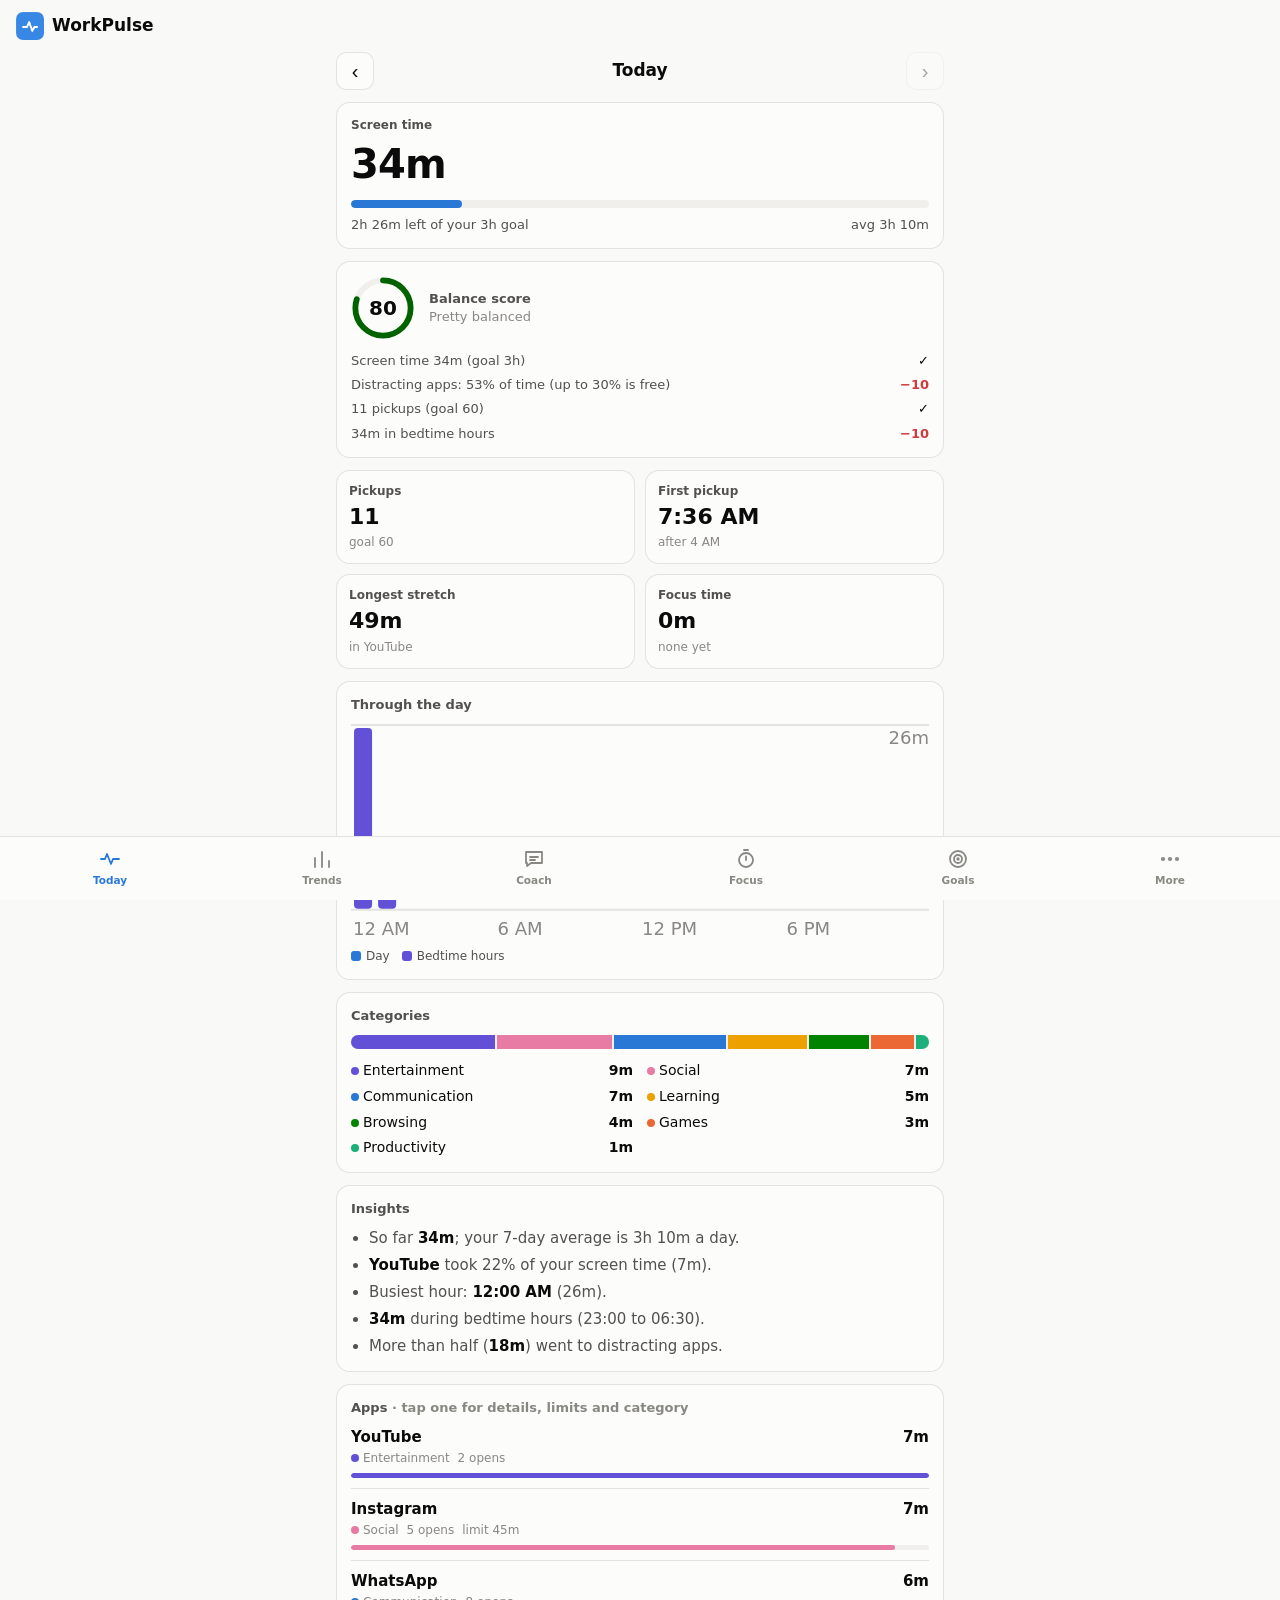
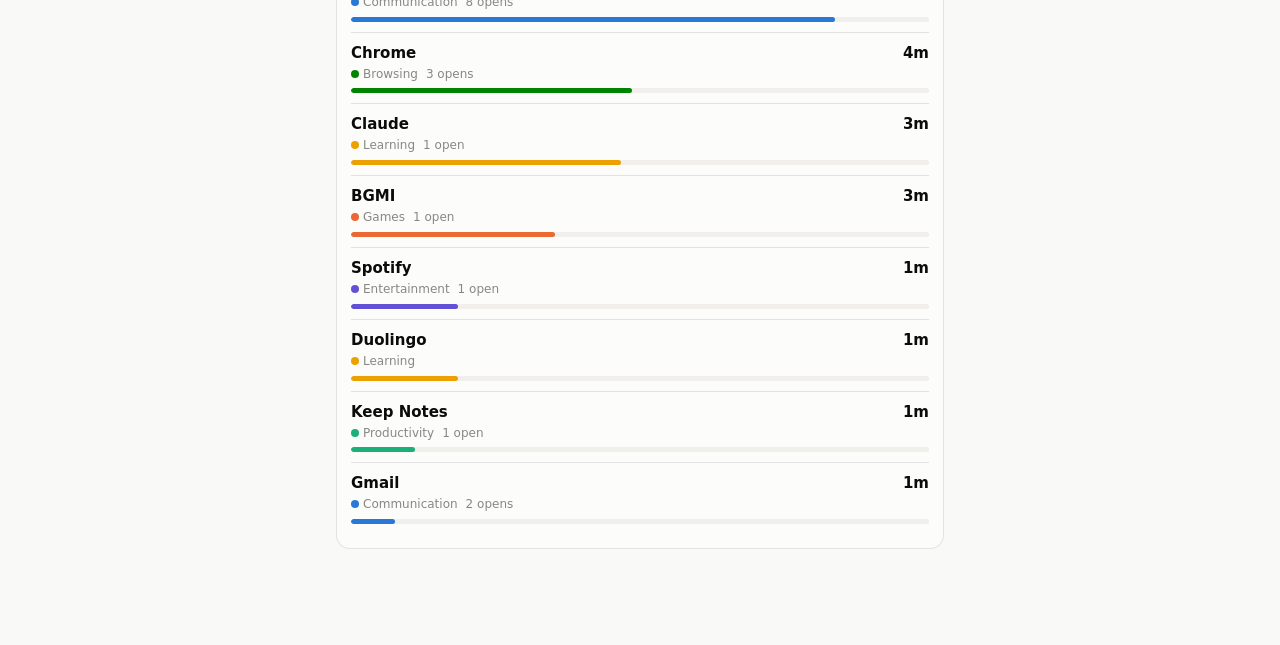
<file: android/app/src/main/assets/app/index.html>
<!doctype html>
<html lang="en" data-theme="dark">
<head>
  <meta charset="utf-8">
  <meta name="viewport" content="width=device-width, initial-scale=1, viewport-fit=cover">
  <title>WorkPulse</title>
  <link rel="stylesheet" href="app.css">
</head>
<body>
  <header class="top">
    <div class="brand"><img src="icon.png" width="28" height="28" alt="">WorkPulse</div>
    <button id="focus-pill" class="pill" hidden><span class="dot"></span><span id="focus-pill-text"></span></button>
  </header>

  <div id="banner" class="banner" hidden>
    <b>One step to start tracking.</b> Android needs <i>Usage access</i> so WorkPulse can see which apps you use and for how long (never what's inside them).
    <button class="btn primary" id="grant">Allow usage access</button>
  </div>

  <main>
    <!-- TODAY -->
    <section id="v-today" class="view">
      <div class="day-nav">
        <button class="icon" id="prev-day" aria-label="Previous day">‹</button>
        <div class="day-title" id="day-title">Today</div>
        <button class="icon" id="next-day" aria-label="Next day">›</button>
      </div>
      <div class="card hero">
        <div class="label">Screen time</div>
        <div class="big" id="t-total">0m</div>
        <div class="meter"><span id="t-goal-bar"></span></div>
        <div class="split small"><span id="t-goal"></span><span id="t-vs"></span></div>
      </div>
      <div class="card score-card">
        <div class="score-row">
          <div class="score" id="t-score"><svg viewBox="0 0 44 44" aria-hidden="true"><circle cx="22" cy="22" r="19" class="ring-bg"/><circle cx="22" cy="22" r="19" class="ring" id="t-score-ring"/></svg><b id="t-score-num">–</b></div>
          <div><div class="card-title" style="margin:0">Balance score</div><div class="muted small" id="t-score-sub"></div></div>
        </div>
        <div id="t-score-parts" class="parts"></div>
      </div>
      <div class="tiles">
        <div class="tile"><div class="label">Pickups</div><div class="val" id="t-pickups">0</div><div class="sub" id="t-pickups-sub"></div></div>
        <div class="tile"><div class="label">First pickup</div><div class="val" id="t-first">–</div><div class="sub">after 4 AM</div></div>
        <div class="tile"><div class="label">Longest stretch</div><div class="val" id="t-longest">–</div><div class="sub" id="t-longest-sub"></div></div>
        <div class="tile"><div class="label">Focus time</div><div class="val" id="t-focus">0m</div><div class="sub" id="t-focus-sub"></div></div>
      </div>
      <div class="card">
        <div class="card-title">Through the day</div>
        <div id="t-hours" class="chart"></div>
        <div class="legend"><span><i class="sw" style="background:var(--accent)"></i>Day</span><span><i class="sw" style="background:var(--night)"></i>Bedtime hours</span></div>
      </div>
      <div class="card">
        <div class="card-title">Categories</div>
        <div id="t-catbar" class="stack"></div>
        <div id="t-cats" class="cat-list"></div>
      </div>
      <div class="card">
        <div class="card-title">Insights</div>
        <ul id="t-insights" class="insights"></ul>
      </div>
      <div class="card">
        <div class="card-title">Apps <span class="muted small">· tap one for details, limits and category</span></div>
        <div id="t-apps" class="apps"></div>
      </div>
    </section>

    <!-- TRENDS -->
    <section id="v-trends" class="view" hidden>
      <div class="seg" role="tablist">
        <button data-n="7" aria-selected="true">7 days</button><button data-n="30" aria-selected="false">30 days</button>
      </div>
      <div class="card">
        <div class="card-title">Daily screen time <span class="muted small">· tap a day to open it</span></div>
        <div id="w-bars" class="chart"></div>
        <div class="legend"><span><i class="sw" style="background:var(--accent)"></i>Within goal</span><span><i class="sw" style="background:var(--bad)"></i>Over goal</span><span><i class="sw dash"></i>Goal</span></div>
      </div>
      <div class="tiles">
        <div class="tile"><div class="label">Average / day</div><div class="val" id="w-avg">–</div><div class="sub" id="w-vs"></div></div>
        <div class="tile"><div class="label">Pickups / day</div><div class="val" id="w-pick">–</div><div class="sub" id="w-pick-vs"></div></div>
        <div class="tile"><div class="label">Best day</div><div class="val" id="w-best">–</div><div class="sub" id="w-best-sub"></div></div>
        <div class="tile"><div class="label">Days within goal</div><div class="val" id="w-goal">–</div><div class="sub" id="w-goal-sub"></div></div>
      </div>
      <div class="card">
        <div class="card-title">Categories</div>
        <div id="w-catbar" class="stack"></div>
        <div id="w-cats" class="cat-list"></div>
      </div>
      <div class="card">
        <div class="card-title">Top apps <span class="muted small">· average per day</span></div>
        <div id="w-apps" class="apps"></div>
      </div>
    </section>

    <!-- COACH -->
    <section id="v-coach" class="view chat-view" hidden>
      <div class="chat-head"><span id="c-ai" class="pill small"></span><button class="btn small-btn" id="c-clear">Clear</button></div>
      <div id="c-msgs" class="msgs" aria-live="polite"></div>
      <div class="composer">
        <div class="chips-row" id="c-chips">
          <button data-q="today">📱 Today</button><button data-q="week">📊 Week</button><button data-q="improve">💡 Improve</button>
          <button data-q="plan">🗓️ Plan</button><button data-q="best">🏆 Best day</button><button data-q="apps">🔝 Apps</button>
          <button data-q="focus 25">⏱️ Focus 25</button><button data-q="help">❓ Help</button>
        </div>
        <form id="c-form" class="composer-row">
          <input id="c-input" maxlength="500" autocomplete="off" placeholder="Ask anything or type a command…" aria-label="Message">
          <button class="btn primary" aria-label="Send">➤</button>
        </form>
      </div>
    </section>

    <!-- FOCUS -->
    <section id="v-focus" class="view" hidden>
      <div class="card focus-card">
        <div class="timer">
          <svg viewBox="0 0 120 120" aria-hidden="true"><circle cx="60" cy="60" r="52" class="ring-bg"/><circle cx="60" cy="60" r="52" class="ring" id="f-ring"/></svg>
          <div class="timer-text"><b id="f-time">25:00</b><span id="f-label" class="muted small">Ready</span></div>
        </div>
        <div id="f-setup">
          <div class="presets" id="f-presets">
            <button data-m="15">15m</button><button data-m="25" class="on">25m</button><button data-m="45">45m</button><button data-m="60">60m</button><button data-m="90">90m</button>
          </div>
          <input id="f-what" maxlength="60" placeholder="What are you focusing on? (optional)">
          <button class="btn primary wide" id="f-start">Start focus</button>
          <p class="muted small center">Put the phone down. When the time's up you'll get a notification, with any distracting apps you opened.</p>
        </div>
        <div id="f-running" hidden>
          <button class="btn wide" id="f-stop">Stop early</button>
        </div>
      </div>
      <div id="f-result" class="card result" hidden></div>
      <div class="tiles">
        <div class="tile"><div class="label">Today</div><div class="val" id="f-today">0m</div><div class="sub" id="f-today-sub"></div></div>
        <div class="tile"><div class="label">Streak</div><div class="val" id="f-streak">0</div><div class="sub">days with a focus session</div></div>
        <div class="tile"><div class="label">Last 7 days</div><div class="val" id="f-week">0m</div><div class="sub" id="f-week-sub"></div></div>
        <div class="tile"><div class="label">Distraction-free</div><div class="val" id="f-clean">–</div><div class="sub">of sessions (7 days)</div></div>
      </div>
      <div class="card">
        <div class="card-title">Sessions</div>
        <div id="f-sessions" class="list"></div>
      </div>
    </section>

    <!-- GOALS -->
    <section id="v-goals" class="view" hidden>
      <div class="card">
        <div class="card-title">Daily goals</div>
        <label class="field"><span>Screen time goal <b id="g-goal-v"></b></span><input type="range" id="g-goal" min="30" max="600" step="15"></label>
        <label class="field"><span>Pickup goal <b id="g-pick-v"></b></span><input type="range" id="g-pick" min="10" max="200" step="5"></label>
        <label class="check"><input type="checkbox" id="g-notify"> Remind me when I hit a limit or my daily goal</label>
      </div>
      <div class="card">
        <div class="card-title">App limits</div>
        <div id="g-limits" class="list"></div>
        <div class="row add-limit">
          <select id="g-limit-app" aria-label="App"></select>
          <input id="g-limit-min" type="number" min="5" max="600" step="5" value="30" aria-label="Minutes per day">
          <button class="btn primary" id="g-limit-add">Add</button>
        </div>
        <p class="muted small">You get a nudge at 80% and when the limit is reached (WorkPulse checks every 15 minutes).</p>
      </div>
      <div class="card">
        <div class="card-title">Bedtime</div>
        <div class="row two">
          <label class="field"><span>Bedtime</span><input type="time" id="g-bed"></label>
          <label class="field"><span>Wake up</span><input type="time" id="g-wake"></label>
        </div>
        <label class="check"><input type="checkbox" id="g-bed-remind"> Remind me if I'm on my phone after bedtime</label>
      </div>
      <div class="card">
        <div class="card-title">Habits <span class="muted small">· tick them off each day</span></div>
        <div id="g-habits" class="list"></div>
        <form class="row" id="g-habit-form">
          <input id="g-habit" maxlength="40" placeholder="New habit, e.g. Read 20 min">
          <button class="btn primary">Add</button>
        </form>
      </div>
    </section>

    <!-- MORE -->
    <section id="v-more" class="view" hidden>
      <div class="card">
        <div class="card-title">Permissions</div>
        <div class="perm"><span>Usage access <span class="muted small">(needed to track apps)</span></span><span id="m-usage"></span></div>
        <div class="perm"><span>Notifications <span class="muted small">(limits, bedtime, focus)</span></span><span id="m-notif"></span></div>
      </div>
      <div class="card">
        <div class="card-title">Distracting categories</div>
        <p class="muted small">Used for the balance score and the focus report.</p>
        <div id="m-distracting" class="chips"></div>
      </div>
      <div class="card">
        <div class="card-title">Private apps</div>
        <p class="muted small">Apps whose name contains any of these words are never named: their time counts as "Private apps". Banking and payment apps are covered by default.</p>
        <textarea id="m-private" rows="3"></textarea>
        <div class="row"><button class="btn" id="m-private-save">Save</button><span class="muted small" id="m-private-msg"></span></div>
      </div>
      <div class="card">
        <div class="card-title">Appearance</div>
        <div class="seg" id="m-theme"><button data-t="auto">Auto</button><button data-t="dark">Dark</button><button data-t="light">Light</button></div>
      </div>
      <div class="card">
        <div class="card-title">Your data</div>
        <p class="muted small">Everything stays on this phone. Nothing is uploaded anywhere.</p>
        <div class="row"><button class="btn" id="m-export">Export CSV</button><button class="btn danger" id="m-wipe">Delete all data</button></div>
      </div>
      <div class="card">
        <div class="card-title">AI coach <span class="muted small">· optional</span></div>
        <p class="small" id="m-coach-status"></p>
        <div class="row" id="m-coach-set"><input id="m-coach-key" type="password" autocomplete="off" placeholder="Gemini API key (AQ.… or AIza…)"><button class="btn primary" id="m-coach-save">Save</button></div>
        <button class="btn" id="m-coach-remove" hidden>Remove key</button>
        <p class="muted small">Commands like <i>today</i>, <i>week</i>, <i>limit</i> and <i>focus</i> work without it, offline. For questions in your own words the coach uses Google Gemini with <b>your own</b> Gemini API key (aistudio.google.com → Get API key). When you ask one, a short summary of your stats (totals, top app names, goals; never private apps) and your message go to Google. On Google's free tier, Google may use what you send to improve its products. The key stays on this phone.</p>
      </div>
      <div class="card">
        <div class="card-title">Laptop sync <span class="muted small">· optional</span></div>
        <p class="muted small" id="m-laptop"></p>
        <button class="btn" id="m-laptop-btn">Connect to a laptop</button>
      </div>
      <p class="muted small center" id="m-version"></p>
    </section>
  </main>

  <nav class="tabbar">
    <button data-v="today" aria-selected="true"><svg viewBox="0 0 24 24"><path d="M3 12h4l2-5 4 10 2-5h6"/></svg>Today</button>
    <button data-v="trends"><svg viewBox="0 0 24 24"><path d="M5 20V11M12 20V5M19 20v-6"/></svg>Trends</button>
    <button data-v="coach"><svg viewBox="0 0 24 24"><path d="M4 5h16v11H9l-4 3v-3H4z"/><path d="M8 10h8M8 13h5"/></svg>Coach</button>
    <button data-v="focus"><svg viewBox="0 0 24 24"><circle cx="12" cy="13" r="7"/><path d="M12 13V9.5M10 3h4"/></svg>Focus</button>
    <button data-v="goals"><svg viewBox="0 0 24 24"><circle cx="12" cy="12" r="8"/><circle cx="12" cy="12" r="4"/><circle cx="12" cy="12" r="0.8"/></svg>Goals</button>
    <button data-v="more"><svg viewBox="0 0 24 24"><circle cx="5" cy="12" r="1.2"/><circle cx="12" cy="12" r="1.2"/><circle cx="19" cy="12" r="1.2"/></svg>More</button>
  </nav>

  <div id="sheet" class="sheet" hidden>
    <div class="sheet-box" role="dialog" aria-modal="true">
      <div class="sheet-head"><b id="s-name"></b><button class="icon" id="s-close" aria-label="Close">✕</button></div>
      <div class="tiles">
        <div class="tile"><div class="label">Today</div><div class="val" id="s-today"></div><div class="sub" id="s-today-sub"></div></div>
        <div class="tile"><div class="label">14-day average</div><div class="val" id="s-avg"></div><div class="sub" id="s-avg-sub"></div></div>
      </div>
      <div id="s-bars" class="chart"></div>
      <label class="field"><span>Category</span><select id="s-cat"></select></label>
      <label class="field"><span>Daily limit (minutes, 0 = none)</span><input type="number" id="s-limit" min="0" max="600" step="5"></label>
      <button class="btn primary wide" id="s-save">Save</button>
    </div>
  </div>
  <div id="toast" class="toast" hidden></div>

  <script>if (!window.WorkPulse) document.write('<script src="dev-mock.js"><\/script>');</script>
  <script src="app.js"></script>
  <script src="chat.js"></script>
</body>
</html>
</file>
<file: android/app/src/main/assets/app/app.css>
/* WorkPulse for Android. Same palette tokens as the desktop dashboard; dark first. */
:root, :root[data-theme="dark"] {
  color-scheme: dark;
  --page: #0d0d0d; --surface: #1a1a19; --surface-2: #232321; --ink: #f0efec; --ink-2: #c3c2b7; --muted: #898781;
  --border: rgba(255,255,255,0.10); --good: #0ca30c; --bad: #e66767; --warn: #fab219; --accent: #3987e5; --night: #9085e9;
  --c-social: #d55181; --c-ent: #9085e9; --c-games: #d95926; --c-comm: #3987e5; --c-prod: #199e70; --c-learn: #c98500;
  --c-browse: #008300; --c-other: #6f6e69;
}
:root[data-theme="light"] {
  color-scheme: light;
  --page: #f9f9f7; --surface: #fcfcfb; --surface-2: #f0efec; --ink: #0b0b0b; --ink-2: #52514e; --muted: #898781;
  --border: rgba(11,11,11,0.10); --good: #006300; --bad: #d03b3b; --warn: #b07400; --accent: #2a78d6; --night: #6250d6;
  --c-social: #e87ba4; --c-ent: #6250d6; --c-games: #eb6834; --c-comm: #2a78d6; --c-prod: #1baf7a; --c-learn: #eda100;
  --c-browse: #008300; --c-other: #898781;
}
* { box-sizing: border-box; -webkit-tap-highlight-color: transparent; }
html, body { margin: 0; background: var(--page); color: var(--ink); font-family: system-ui, -apple-system, Roboto, sans-serif; }
body { font-size: 15px; line-height: 1.4; overflow-x: hidden; }
[hidden] { display: none !important; }
.muted { color: var(--muted); } .small { font-size: 13px; } .center { text-align: center; }
input, textarea, select { font: inherit; font-size: 16px; color: var(--ink); background: var(--surface-2); border: 1px solid var(--border); border-radius: 10px; padding: 10px 12px; width: 100%; min-width: 0; }
textarea { resize: vertical; }
input[type="range"] { padding: 0; background: none; border: 0; accent-color: var(--accent); }
input[type="checkbox"] { width: 20px; height: 20px; accent-color: var(--accent); flex: none; }
.btn { font: inherit; font-weight: 600; font-size: 15px; padding: 10px 16px; border-radius: 10px; border: 1px solid var(--border); background: var(--surface-2); color: var(--ink); white-space: nowrap; }
.btn.primary { background: var(--accent); color: #fff; border-color: transparent; }
.btn.danger { color: var(--bad); }
.btn.wide { width: 100%; padding: 13px; font-size: 16px; }
.icon { background: var(--surface); border: 1px solid var(--border); color: var(--ink); width: 38px; height: 38px; border-radius: 10px; font-size: 20px; line-height: 1; }
.icon:disabled { opacity: 0.35; }
.row { display: flex; gap: 8px; margin-top: 10px; align-items: center; }
.row.two > * { flex: 1; }

.top { position: sticky; top: 0; z-index: 5; display: flex; justify-content: space-between; align-items: center; padding: 12px 16px 10px; background: color-mix(in srgb, var(--page) 92%, transparent); backdrop-filter: blur(8px); }
.brand { display: flex; align-items: center; gap: 8px; font-weight: 700; font-size: 17px; }
.brand img { border-radius: 7px; }
.pill { display: inline-flex; align-items: center; gap: 7px; padding: 7px 12px; border-radius: 99px; border: 1px solid var(--border); background: var(--surface); color: var(--ink); font: inherit; font-size: 13px; font-weight: 600; }
.pill .dot { width: 8px; height: 8px; border-radius: 50%; background: var(--good); }
.banner { margin: 0 16px 10px; padding: 12px; border-radius: 12px; background: color-mix(in srgb, var(--accent) 16%, var(--surface)); font-size: 14px; display: flex; flex-direction: column; gap: 10px; }

main { padding: 2px 16px 96px; max-width: 640px; margin: 0 auto; }
.view { display: flex; flex-direction: column; gap: 12px; }
.card { background: var(--surface); border: 1px solid var(--border); border-radius: 14px; padding: 14px; min-width: 0; }
.card-title { font-size: 13px; font-weight: 700; color: var(--ink-2); margin-bottom: 10px; }
.label { font-size: 12px; font-weight: 600; color: var(--ink-2); }
.day-nav { display: flex; align-items: center; justify-content: space-between; }
.day-title { font-weight: 700; font-size: 17px; }
.hero .big { font-size: 40px; font-weight: 800; letter-spacing: -0.02em; margin: 2px 0 8px; }
.meter { height: 8px; border-radius: 99px; background: var(--surface-2); overflow: hidden; margin-bottom: 8px; }
.meter span { display: block; height: 100%; width: 0; background: var(--accent); border-radius: 99px; transition: width .4s; }
.meter span.over { background: var(--bad); }
.split { display: flex; justify-content: space-between; gap: 10px; color: var(--ink-2); }
.up { color: var(--bad); } .down { color: var(--good); }

.score-row { display: flex; align-items: center; gap: 14px; }
.score { position: relative; width: 64px; height: 64px; flex: none; }
.score svg { width: 100%; height: 100%; transform: rotate(-90deg); }
.score b { position: absolute; inset: 0; display: grid; place-items: center; font-size: 20px; }
.ring-bg { fill: none; stroke: var(--surface-2); stroke-width: 4; }
.ring { fill: none; stroke: var(--accent); stroke-width: 4; stroke-linecap: round; transition: stroke-dashoffset .5s; }
.parts { margin-top: 12px; display: flex; flex-direction: column; gap: 6px; }
.part { display: flex; justify-content: space-between; gap: 8px; font-size: 13px; color: var(--ink-2); }
.part b { color: var(--ink); font-weight: 600; white-space: nowrap; }
.part b.lost { color: var(--bad); }

.tiles { display: grid; grid-template-columns: 1fr 1fr; gap: 10px; }
.tile { background: var(--surface); border: 1px solid var(--border); border-radius: 14px; padding: 12px; min-width: 0; }
.tile .val { font-size: 22px; font-weight: 700; margin-top: 2px; white-space: nowrap; overflow: hidden; text-overflow: ellipsis; }
.tile .sub { font-size: 12px; color: var(--muted); margin-top: 2px; white-space: nowrap; overflow: hidden; text-overflow: ellipsis; }

.chart svg { width: 100%; height: auto; display: block; overflow: visible; }
.chart text { fill: var(--muted); font-size: 9px; font-family: inherit; }
.chart .grid { stroke: var(--border); stroke-width: 1; }
.chart .goal { stroke: var(--ink-2); stroke-width: 1; stroke-dasharray: 3 3; }
.legend { display: flex; flex-wrap: wrap; gap: 12px; margin-top: 8px; font-size: 12px; color: var(--ink-2); }
.sw { display: inline-block; width: 10px; height: 10px; border-radius: 3px; margin-right: 5px; vertical-align: -1px; }
.sw.dash { background: none; border-top: 1.5px dashed var(--ink-2); border-radius: 0; height: 0; width: 14px; vertical-align: 3px; }

.stack { display: flex; height: 14px; border-radius: 99px; overflow: hidden; background: var(--surface-2); gap: 2px; }
.stack span { display: block; height: 100%; }
.cat-list { display: grid; grid-template-columns: 1fr 1fr; gap: 6px 14px; margin-top: 12px; font-size: 14px; }
.cat-list div { display: flex; justify-content: space-between; gap: 6px; min-width: 0; }
.cat-list span:first-child { overflow: hidden; text-overflow: ellipsis; white-space: nowrap; }
.cat-list b { font-weight: 600; white-space: nowrap; }

.insights { margin: 0; padding-left: 18px; display: flex; flex-direction: column; gap: 6px; color: var(--ink-2); }
.insights b { color: var(--ink); }

.apps { display: flex; flex-direction: column; }
.app { display: block; width: 100%; text-align: left; background: none; border: 0; border-top: 1px solid var(--border); padding: 10px 0; color: inherit; font: inherit; }
.app:first-child { border-top: 0; padding-top: 0; }
.app-top { display: flex; justify-content: space-between; gap: 10px; align-items: baseline; }
.app-name { font-weight: 600; overflow: hidden; text-overflow: ellipsis; white-space: nowrap; }
.app-time { font-weight: 600; white-space: nowrap; }
.app-sub { font-size: 12px; color: var(--muted); margin-top: 2px; display: flex; gap: 8px; flex-wrap: wrap; }
.app-sub .over { color: var(--bad); font-weight: 600; }
.bar { height: 5px; border-radius: 99px; background: var(--surface-2); margin-top: 6px; overflow: hidden; }
.bar span { display: block; height: 100%; border-radius: 99px; }
.dotc { display: inline-block; width: 8px; height: 8px; border-radius: 50%; margin-right: 4px; }

.seg { display: flex; background: var(--surface); border: 1px solid var(--border); border-radius: 12px; padding: 3px; gap: 3px; }
.seg button { flex: 1; font: inherit; font-weight: 600; font-size: 14px; padding: 8px; border: 0; border-radius: 9px; background: none; color: var(--ink-2); }
.seg button[aria-selected="true"] { background: var(--surface-2); color: var(--ink); }

.focus-card { display: flex; flex-direction: column; align-items: center; gap: 14px; }
.timer { position: relative; width: 200px; height: 200px; }
.timer svg { width: 100%; height: 100%; transform: rotate(-90deg); }
.timer .ring, .timer .ring-bg { stroke-width: 7; }
.timer-text { position: absolute; inset: 0; display: flex; flex-direction: column; align-items: center; justify-content: center; gap: 4px; }
.timer-text b { font-size: 40px; font-variant-numeric: tabular-nums; }
#f-setup, #f-running { width: 100%; display: flex; flex-direction: column; gap: 10px; }
.presets { display: flex; gap: 6px; }
.presets button { flex: 1; font: inherit; font-weight: 600; padding: 9px 0; border-radius: 10px; border: 1px solid var(--border); background: var(--surface-2); color: var(--ink-2); }
.presets button.on { background: var(--accent); color: #fff; border-color: transparent; }
.result { border-color: color-mix(in srgb, var(--good) 50%, var(--border)); }
.result.bad { border-color: color-mix(in srgb, var(--warn) 60%, var(--border)); }

.list { display: flex; flex-direction: column; }
.item { display: flex; align-items: center; gap: 10px; padding: 9px 0; border-top: 1px solid var(--border); }
.item:first-child { border-top: 0; padding-top: 0; }
.item .grow { flex: 1; min-width: 0; }
.item .grow > div:first-child { font-weight: 600; overflow: hidden; text-overflow: ellipsis; white-space: nowrap; }
.item .x { background: none; border: 0; color: var(--muted); font-size: 18px; padding: 4px 6px; }
.streak { font-size: 13px; color: var(--warn); font-weight: 600; white-space: nowrap; }
.empty { color: var(--muted); font-size: 14px; }

.field { display: flex; flex-direction: column; gap: 6px; margin-top: 10px; font-size: 14px; color: var(--ink-2); }
.field span b { color: var(--ink); }
.check { display: flex; align-items: center; gap: 10px; margin-top: 12px; font-size: 14px; }
.add-limit select { flex: 2; } .add-limit input { flex: 1; }
.perm { display: flex; justify-content: space-between; align-items: center; gap: 10px; padding: 8px 0; border-top: 1px solid var(--border); font-size: 14px; }
.perm:first-of-type { border-top: 0; }
.ok { color: var(--good); font-weight: 600; }
.chips { display: flex; flex-wrap: wrap; gap: 8px; }
.chips label { display: inline-flex; align-items: center; gap: 6px; padding: 7px 10px; border-radius: 99px; border: 1px solid var(--border); background: var(--surface-2); font-size: 14px; }
.chips input { width: 16px; height: 16px; }

.tabbar { position: fixed; bottom: 0; left: 0; right: 0; display: flex; background: var(--surface); border-top: 1px solid var(--border); padding: 6px 4px 8px; z-index: 6; }
.tabbar button { flex: 1; display: flex; flex-direction: column; align-items: center; gap: 2px; background: none; border: 0; color: var(--muted); font: inherit; font-size: 11px; font-weight: 600; padding: 4px 0; }
.tabbar svg { width: 24px; height: 24px; fill: none; stroke: currentColor; stroke-width: 1.8; stroke-linecap: round; stroke-linejoin: round; }
.tabbar button[aria-selected="true"] { color: var(--accent); }

.sheet { position: fixed; inset: 0; z-index: 10; background: rgba(0,0,0,0.55); display: flex; align-items: flex-end; }
.sheet-box { width: 100%; max-height: 88vh; overflow-y: auto; background: var(--page); border-radius: 18px 18px 0 0; padding: 16px 16px 24px; display: flex; flex-direction: column; gap: 12px; }
.sheet-head { display: flex; justify-content: space-between; align-items: center; font-size: 18px; gap: 10px; }
.sheet-head b { overflow: hidden; text-overflow: ellipsis; white-space: nowrap; }
.toast { position: fixed; left: 50%; bottom: 84px; transform: translateX(-50%); background: var(--ink); color: var(--page); padding: 10px 16px; border-radius: 10px; font-size: 14px; font-weight: 600; z-index: 20; max-width: 90vw; text-align: center; }

/* coach chat */
.chat-view { padding-bottom: 116px; }
.chat-head { display: flex; justify-content: space-between; align-items: center; }
.pill.small { padding: 5px 10px; font-size: 12px; }
.pill.on { border-color: color-mix(in srgb, var(--good) 50%, var(--border)); color: var(--good); }
.small-btn { padding: 6px 12px; font-size: 13px; }
.msgs { display: flex; flex-direction: column; gap: 8px; }
.msg { max-width: 86%; padding: 9px 12px; border-radius: 14px; white-space: pre-wrap; overflow-wrap: anywhere; font-size: 15px; line-height: 1.45; }
.msg.bot { align-self: flex-start; background: var(--surface); border: 1px solid var(--border); border-bottom-left-radius: 4px; }
.msg.me { align-self: flex-end; background: var(--accent); color: #fff; border-bottom-right-radius: 4px; }
.msg.err { border-color: color-mix(in srgb, var(--warn) 60%, var(--border)); }
.msg-tag { font-size: 11px; color: var(--muted); margin-top: 4px; }
.msg.typing { display: flex; gap: 4px; padding: 13px 14px; }
.msg.typing span { width: 7px; height: 7px; border-radius: 50%; background: var(--muted); animation: blink 1.2s infinite; }
.msg.typing span:nth-child(2) { animation-delay: .2s; } .msg.typing span:nth-child(3) { animation-delay: .4s; }
@keyframes blink { 0%, 80%, 100% { opacity: .25; } 40% { opacity: 1; } }
.composer { position: fixed; left: 0; right: 0; bottom: 62px; z-index: 6; background: color-mix(in srgb, var(--page) 94%, transparent); backdrop-filter: blur(8px); padding: 6px 12px 8px; border-top: 1px solid var(--border); }
.chips-row { display: flex; gap: 6px; overflow-x: auto; padding-bottom: 6px; scrollbar-width: none; }
.chips-row::-webkit-scrollbar { display: none; }
.chips-row button { flex: none; font: inherit; font-size: 13px; font-weight: 600; padding: 6px 10px; border-radius: 99px; border: 1px solid var(--border); background: var(--surface); color: var(--ink-2); }
.composer-row { display: flex; gap: 8px; }
.composer-row input { border-radius: 99px; padding: 10px 14px; }
.composer-row .btn { border-radius: 99px; width: 46px; padding: 0; font-size: 18px; flex: none; }
.tabbar button { font-size: 10.5px; }
</file>
